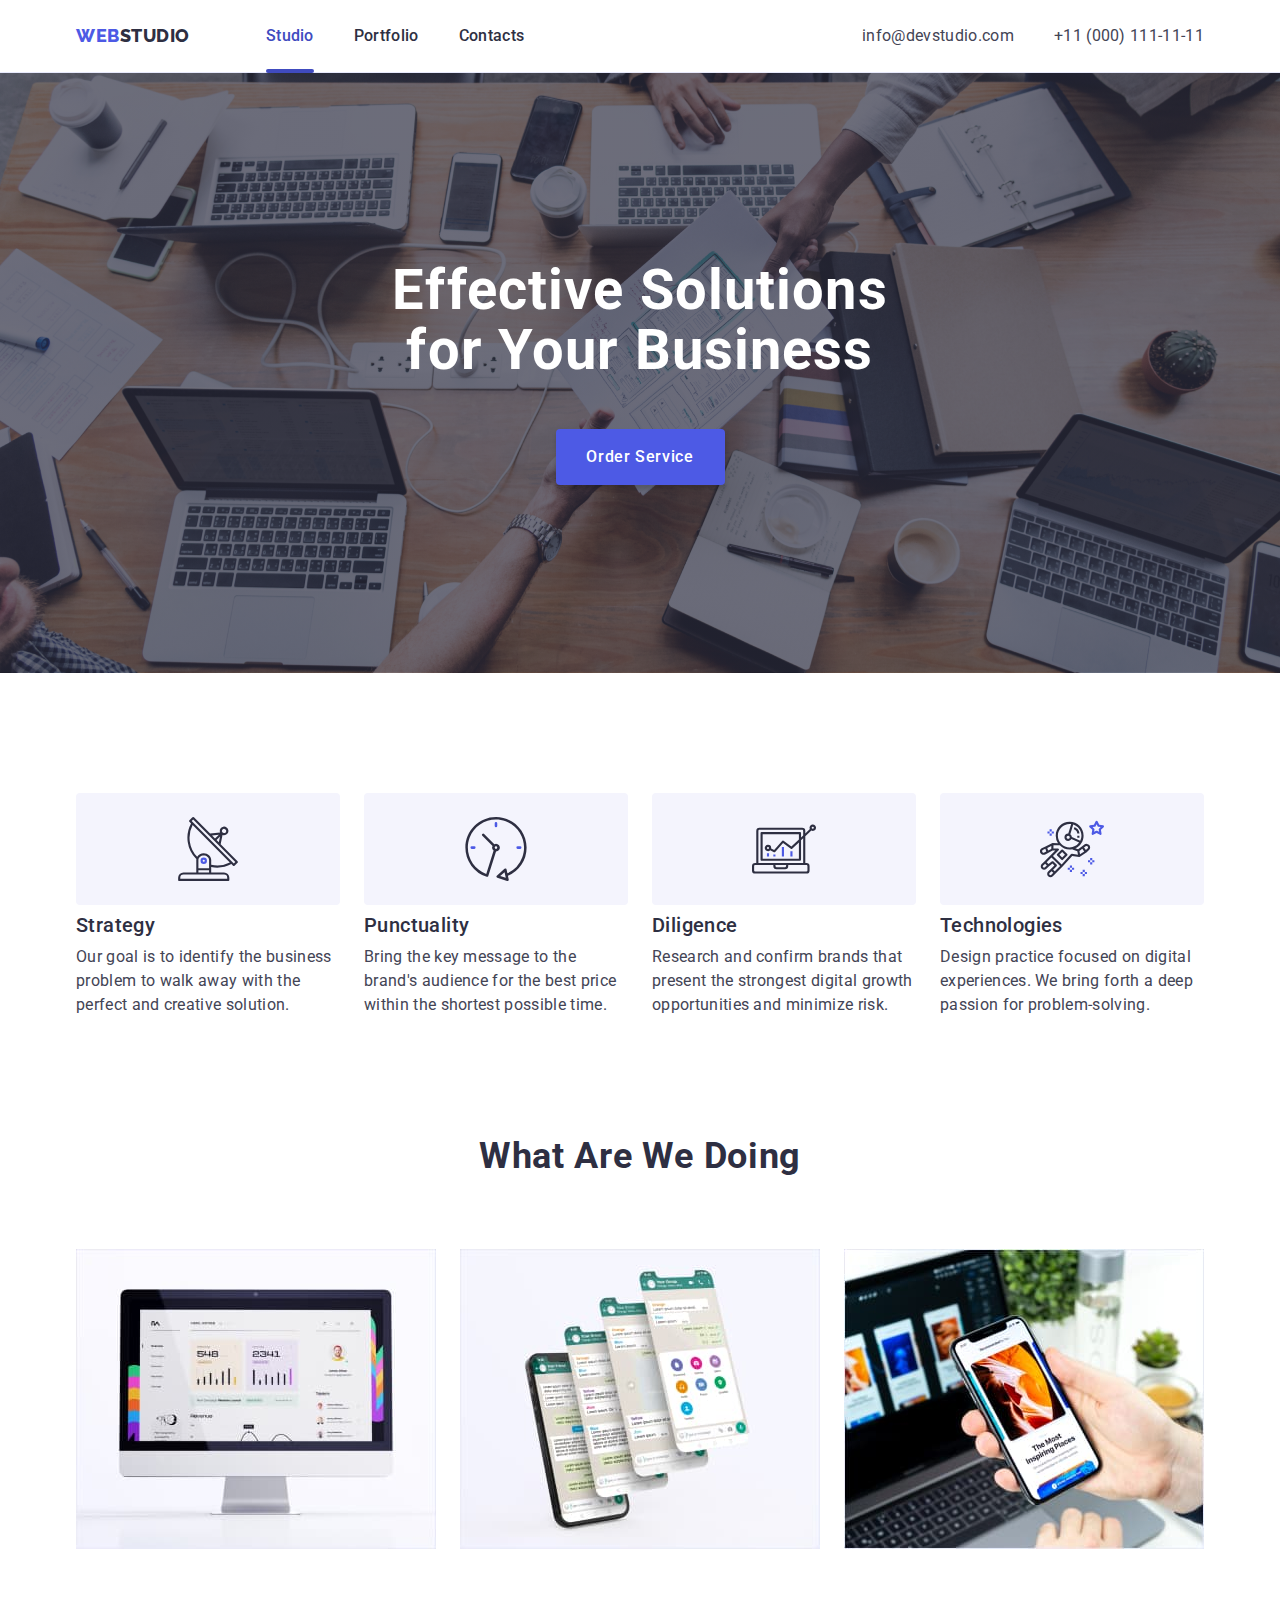
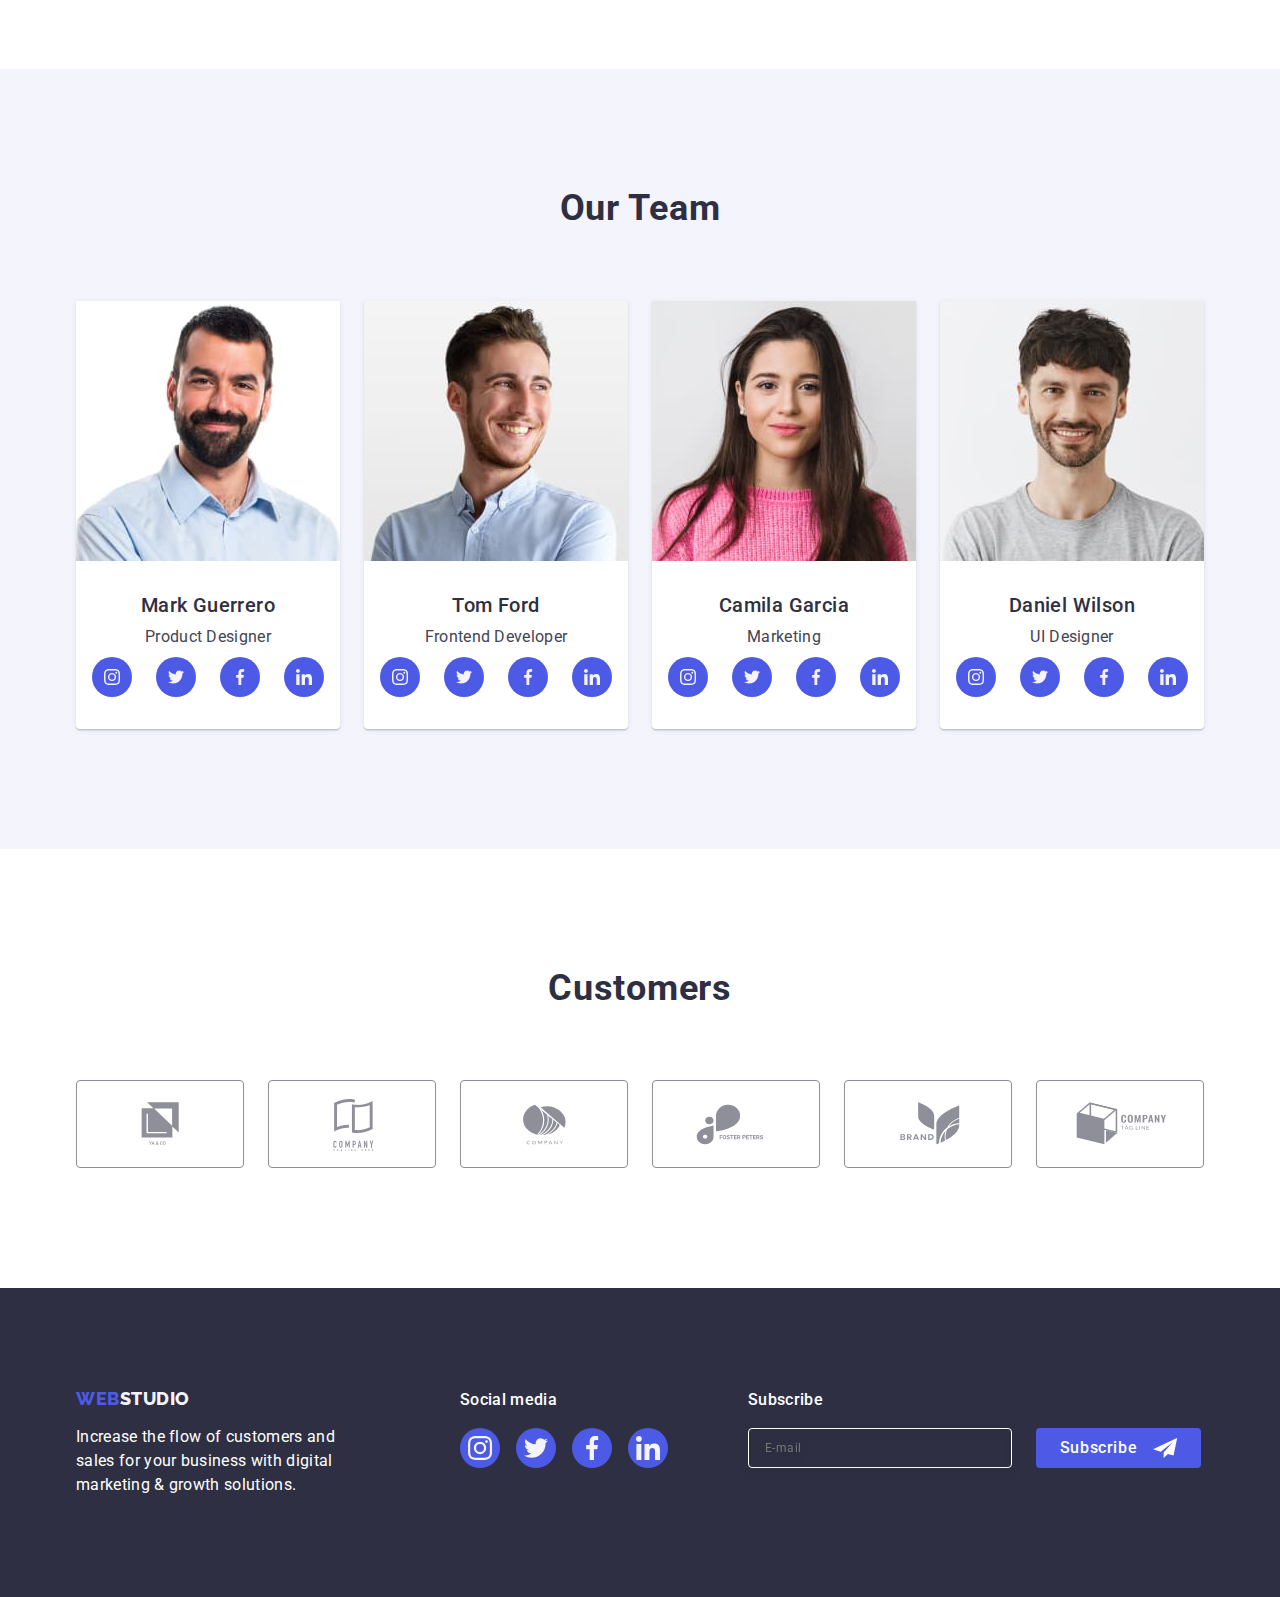
<file: index.html>
<!DOCTYPE html>
<html lang="en">

<head>
    <meta charset="UTF-8">
    <meta http-equiv="X-UA-Compatible" content="IE=edge">
    <meta name="viewport" content="width=device-width, initial-scale=1.0">
    <title>Studio</title>

    <link rel="preconnect" href="https://fonts.googleapis.com">
    <link rel="preconnect" href="https://fonts.gstatic.com" crossorigin>
    <link
        href="https://fonts.googleapis.com/css2?family=Raleway:wght@800&family=Roboto:wght@400;500;700;900&display=swap"
        rel="stylesheet">

    <link rel="stylesheet"
        href="https://cdnjs.cloudflare.com/ajax/libs/modern-normalize/1.1.0/modern-normalize.min.css">

    <link rel="stylesheet" href="./css/styles.css" />
</head>

<body>
    <!-- header -->
    <header class="page-header">
        <div class="page-header-container container">
            <nav class="header-nav">

                <a class="logo link" href="./index.html">Web<span class="logo-black">Studio</span></a>

                <ul class="nav-list list">
                    <li><a class="nav-link link active-open" href="./index.html">Studio</a></li>
                    <li><a class="nav-link link" href="./portfolio.html">Portfolio</a></li>
                    <li><a class="nav-link link" href="">Contacts</a></li>
                </ul>
            </nav>

            <address class="nav-address">
                <ul class="nav-address-list list">
                    <li><a class="contacts link" href="mailto:info@devstudio.com">info@devstudio.com</a></li>
                    <li><a class="contacts link" href="tel:+110001111111">+11 (000) 111-11-11</a></li>
                </ul>
            </address>
        </div>
    </header>

    <main>
        <!-- hero -->
        <section class="hero">
            <div class="container">
                <h1 class="hero-title">Effective Solutions for Your Business</h1>
                <button class="hero-btn" type="button" data-modal-open> Order Service</button>
            </div>
        </section>
        <!-- features -->
        <section class="section-features">
            <div class="container">
                <h2 class="features-title visually-hidden">Features</h2>
                <ul class="features-list list">
                    <li class="features-item strategy">
                        <div class="features-container">
                            <svg class="features-svg" aria-label="іконка-антена" width="64" height="64">
                                <use href="./images/icons.svg#icon-antenna"> </use>
                            </svg>
                        </div>
                        <h3 class="features-caption">Strategy</h3>
                        <p class="features-text">
                            Our goal is to identify the business
                            problem to walk away with the perfect and creative solution.
                        </p>
                    </li>
                    <li class="features-item">
                        <div class="features-container">
                            <svg class="features-svg" aria-label="іконка-часи" width="64" height="64">
                                <use href="./images/icons.svg#icon-clock"> </use>
                            </svg>
                        </div>
                        <h3 class="features-caption punctuality">Punctuality</h3>
                        <p class="features-text">
                            Bring the key message to the brand's audience for the best price within the shortest
                            possible
                            time.
                        </p>
                    </li>
                    <li class="features-item">
                        <div class="features-container">
                            <svg class="features-svg" aria-label="іконка-діаграма" width="64" height="64">
                                <use href="./images/icons.svg#icon-diagram"> </use>
                            </svg>
                        </div>
                        <h3 class="features-caption diligence">Diligence</h3>
                        <p class="features-text">
                            Research and confirm brands that present the strongest digital growth opportunities and
                            minimize
                            risk.
                        </p>
                    </li>
                    <li class="features-item">
                        <div class="features-container">
                            <svg class="features-svg" aria-label="іконка-астронавт" width="64" height="64">
                                <use href="./images/icons.svg#icon-astronaut"> </use>
                            </svg>
                        </div>
                        <h3 class="features-caption technologies">Technologies</h3>
                        <p class="features-text">
                            Design practice focused on digital experiences. We bring forth a deep passion for
                            problem-solving.
                        </p>
                    </li>
                </ul>
            </div>
        </section>
        <!-- we doing -->
        <section class="section-works">
            <div class="container">
                <h2 class="works-title">What are we doing</h2>
                <ul class="works-list list">
                    <li class="works-item">
                        <img src="./images/img1.jpg" alt="monitor" width="360" height="300" />
                    </li>
                    <li class="works-item">
                        <img src="./images/img2.jpg" alt="phone and screenshots" width="360" height="300" />
                    </li>
                    <li class="works-item">
                        <img src="./images/img3.jpg" alt="phone in hand" width="360" height="300" />
                    </li>
                </ul>
            </div>
        </section>
        <!-- our team -->
        <section class="section-team">
            <div class="container">
                <h2 class="team-title">Our Team</h2>
                <ul class="team-list list">
                    <li class="team-list-elem">
                        <img src="./images/mark.jpg" alt="Mark Guerrero" width="264" />
                        <div class="team-container">
                            <h3 class="team-caption">Mark Guerrero</h3>
                            <p class="team-text">Product Designer</p>
                            <ul class="social-list list">
                                <li class="social-list-item">
                                    <a href="" class="social-list-link link">
                                        <svg class="social-list-icon" aria-label="іконка інстаграма" width="16"
                                            height="16">
                                            <use href="./images/icons.svg#icon-instagramm"></use>
                                        </svg>
                                    </a>
                                </li>
                                <li class="social-list-item">
                                    <a href="" class="social-list-link link">
                                        <svg class="social-list-icon" aria-label="іконка твітера" width="16"
                                            height="16">
                                            <use href="./images/icons.svg#icon-twitter"></use>
                                        </svg>
                                    </a>
                                </li>
                                <li class="social-list-item">
                                    <a href="" class="social-list-link link">
                                        <svg class="social-list-icon" aria-label="іконка фейсбука" width="16"
                                            height="16">
                                            <use href="./images/icons.svg#icon-facebook"></use>
                                        </svg>
                                    </a>
                                </li>
                                <li class="social-list-item">
                                    <a href="" class="social-list-link link">
                                        <svg class="social-list-icon" aria-label="іконка лінкедіна" width="16"
                                            height="16">
                                            <use href="./images/icons.svg#icon-linkedin"></use>
                                        </svg>
                                    </a>
                                </li>
                            </ul>
                        </div>
                    </li>
                    <li class="team-list-elem">
                        <img src="./images/tom.jpg" alt="Tom Ford" width="264" />
                        <div class="team-container">
                            <h3 class="team-caption">Tom Ford</h3>
                            <p class="team-text">Frontend Developer</p>
                            <ul class="social-list list">
                                <li class="social-list-item">
                                    <a href="" class="social-list-link link">
                                        <svg class="social-list-icon" aria-label="іконка інстаграма" width="16"
                                            height="16">
                                            <use href="./images/icons.svg#icon-instagramm"></use>
                                        </svg>
                                    </a>
                                </li>
                                <li class="social-list-item">
                                    <a href="" class="social-list-link link">
                                        <svg class="social-list-icon" aria-label="іконка твітера" width="16"
                                            height="16">
                                            <use href="./images/icons.svg#icon-twitter"></use>
                                        </svg>
                                    </a>
                                </li>
                                <li class="social-list-item">
                                    <a href="" class="social-list-link link">
                                        <svg class="social-list-icon" aria-label="іконка фейсбука" width="16"
                                            height="16">
                                            <use href="./images/icons.svg#icon-facebook"></use>
                                        </svg>
                                    </a>
                                </li>
                                <li class="social-list-item">
                                    <a href="" class="social-list-link link">
                                        <svg class="social-list-icon" aria-label="іконка лінкедіна" width="16"
                                            height="16">
                                            <use href="./images/icons.svg#icon-linkedin"></use>
                                        </svg>
                                    </a>
                                </li>
                            </ul>
                        </div>
                    </li>
                    <li class="team-list-elem">
                        <img src="./images/camila.jpg" alt="Camila Garcia" width="264" />
                        <div class="team-container">
                            <h3 class="team-caption">Camila Garcia</h3>
                            <p class="team-text">Marketing</p>
                            <ul class="social-list list">
                                <li class="social-list-item">
                                    <a href="" class="social-list-link link">
                                        <svg class="social-list-icon" aria-label="іконка інстаграма" width="16"
                                            height="16">
                                            <use href="./images/icons.svg#icon-instagramm"></use>
                                        </svg>
                                    </a>
                                </li>
                                <li class="social-list-item">
                                    <a href="" class="social-list-link link">
                                        <svg class="social-list-icon" aria-label="іконка твітера" width="16"
                                            height="16">
                                            <use href="./images/icons.svg#icon-twitter"></use>
                                        </svg>
                                    </a>
                                </li>
                                <li class="social-list-item">
                                    <a href="" class="social-list-link link">
                                        <svg class="social-list-icon" aria-label="іконка фейсбука" width="16"
                                            height="16">
                                            <use href="./images/icons.svg#icon-facebook"></use>
                                        </svg>
                                    </a>
                                </li>
                                <li class="social-list-item">
                                    <a href="" class="social-list-link link">
                                        <svg class="social-list-icon" aria-label="іконка лінкедіна" width="16"
                                            height="16">
                                            <use href="./images/icons.svg#icon-linkedin"></use>
                                        </svg>
                                    </a>
                                </li>
                            </ul>
                        </div>
                    </li>
                    <li class="team-list-elem">
                        <img src="./images/daniel.jpg" alt="Daniel Wilson" width="264" />
                        <div class="team-container">
                            <h3 class="team-caption">Daniel Wilson</h3>
                            <p class="team-text">UI Designer</p>
                            <ul class="social-list list">
                                <li class="social-list-item">
                                    <a href="" class="social-list-link link">
                                        <svg class="social-list-icon" aria-label="іконка інстаграма" width="16"
                                            height="16">
                                            <use href="./images/icons.svg#icon-instagramm"></use>
                                        </svg>
                                    </a>
                                </li>
                                <li class="social-list-item">
                                    <a href="" class="social-list-link link">
                                        <svg class="social-list-icon" aria-label="іконка твітера" width="16"
                                            height="16">
                                            <use href="./images/icons.svg#icon-twitter"></use>
                                        </svg>
                                    </a>
                                </li>
                                <li class="social-list-item">
                                    <a href="" class="social-list-link link">
                                        <svg class="social-list-icon" aria-label="іконка фейсбука" width="16"
                                            height="16">
                                            <use href="./images/icons.svg#icon-facebook"></use>
                                        </svg>
                                    </a>
                                </li>
                                <li class="social-list-item">
                                    <a href="" class="social-list-link link">
                                        <svg class="social-list-icon" aria-label="іконка лінкедіна" width="16"
                                            height="16">
                                            <use href="./images/icons.svg#icon-linkedin"></use>
                                        </svg>
                                    </a>
                                </li>
                            </ul>
                        </div>
                    </li>
                </ul>
            </div>
        </section>

        <!-- customers -->
        <section class="section-customers">
            <div class="container">
                <h2 class="customers-title">Customers</h2>
                <ul class="customers-list list">
                    <li class="customers-list-item">
                        <a href="" class="customers-list-link link">
                            <svg class="customers-list-icon" aria-label="іконка 1" width="104" height="56">
                                <use href="./images/icons.svg#icon-logo1"></use>
                            </svg>
                        </a>
                    </li>
                    <li class="customers-list-item">
                        <a href="" class="customers-list-link link">
                            <svg class="customers-list-icon" aria-label="іконка 2" width="104" height="56">
                                <use href="./images/icons.svg#icon-logo2"></use>
                            </svg>
                        </a>
                    </li>
                    <li class="customers-list-item">
                        <a href="" class="customers-list-link link">
                            <svg class="customers-list-icon" aria-label="іконка 3" width="104" height="56">
                                <use href="./images/icons.svg#icon-logo3"></use>
                            </svg>
                        </a>
                    </li>
                    <li class="customers-list-item">
                        <a href="" class="customers-list-link link">
                            <svg class="customers-list-icon" aria-label="іконка 4" width="104" height="56">
                                <use href="./images/icons.svg#icon-logo4"></use>
                            </svg>
                        </a>
                    </li>
                    <li class="customers-list-item">
                        <a href="" class="customers-list-link link">
                            <svg class="customers-list-icon" aria-label="іконка 5" width="104" height="56">
                                <use href="./images/icons.svg#icon-logo5"></use>
                            </svg>
                        </a>
                    </li>
                    <li class="customers-list-item">
                        <a href="" class="customers-list-link link">
                            <svg class="customers-list-icon" aria-label="іконка 6" width="104" height="56">
                                <use href="./images/icons.svg#icon-logo6"></use>
                            </svg>
                        </a>
                    </li>

                </ul>
            </div>
        </section>
    </main>


    <!-- footer -->
    <footer class="section-adress">
        <div class="container container-content">

            <div class="content">
                <a class="logo link" href="./index.html">Web<span class="logo-white">Studio</span></a>
                <p class="footer-text">
                    Increase the flow of customers and sales for your business with digital marketing & growth
                    solutions.
                </p>
            </div>

            <div class="content social">
                <p class="footer-media">Social media</p>
                <ul class="social-list list ">
                    <li class="social-list-item">
                        <a href="" class="social-list-link link">
                            <svg class="social-list-icon" aria-label="іконка інстаграма" width="24" height="24">
                                <use href="./images/icons.svg#icon-instagramm"></use>
                            </svg>
                        </a>
                    </li>
                    <li class="social-list-item">
                        <a href="" class="social-list-link link">
                            <svg class="social-list-icon" aria-label="іконка твітера" width="24" height="24">
                                <use href="./images/icons.svg#icon-twitter"></use>
                            </svg>
                        </a>
                    </li>
                    <li class="social-list-item">
                        <a href="" class="social-list-link link">
                            <svg class="social-list-icon" aria-label="іконка фейсбука" width="24" height="24">
                                <use href="./images/icons.svg#icon-facebook"></use>
                            </svg>
                        </a>
                    </li>
                    <li class="social-list-item">
                        <a href="" class="social-list-link link">
                            <svg class="social-list-icon" aria-label="іконка лінкедіна" width="24" height="24">
                                <use href="./images/icons.svg#icon-linkedin"></use>
                            </svg>
                        </a>
                    </li>
                </ul>
            </div>

            <div class="content">
                <p class="subscribe">Subscribe</p>
                <form class="subscribe-form">
                    <label class="subscribe-form-email-wrapper">
                        <input name="user-email" type="email" placeholder="E-mail" class="subscribe-form-email" />
                    </label>

                    <button class="subscribe btn" type="submit">Subscribe
                        <svg class="subscribe-svg" aria-label="іконка телеграма" width="24" height="24">
                            <use href="./images/icons.svg#icon-send"></use>
                        </svg>
                    </button>
                </form>
            </div>
        </div>
    </footer>


    <div class="backdrop is-hidden" data-modal>
        <div class="modal">
            <button type="button" class="mogal-close-btn" data-modal-close>
                <svg class="modal-close-icon" width="8" height="8">
                    <use href="./images/icons.svg#icon-close-black"> </use>
                </svg>
            </button>

            <p class="modal-text">Leave your contacts and we will call you back</p>
            <form class="contact-form">
                <div class="contact-form-conteiner">
                    <label class="contact-form-field-wrapper" for="user-name">Name</label>
                    <div class="contact-form-conteiner-input">
                        <input class="contact-form-input" id="user-name" type="text" name="user-name" required
                            pattern="[a-zA-Zа-яА-ЯіІїЇґҐєЄʼ]+" />
                        <svg class="contact-form-input-icon" width="18" height="24">
                            <use href="./images/icons.svg#icon-person-black"> </use>
                        </svg>
                    </div>
                </div>

                <div class="contact-form-conteiner">
                    <label class="contact-form-field-wrapper" for="user-phone">Phone</label>
                    <div class="contact-form-conteiner-input">
                        <input class="contact-form-input" id="user-phone" type="tel" name="user_tel" required
                            pattern="[0-9]{3}-[0-9]{3}-[0-9]{2}-[0-9]{2}" title="xxx-xxx-xx-xx" />
                        <svg class="contact-form-input-icon" width="18" height="24">
                            <use href="./images/icons.svg#icon-phone-black"> </use>
                        </svg>
                    </div>
                </div>

                <div class="contact-form-conteiner">
                    <label class="contact-form-field-wrapper" for="user-email">Email</label>
                    <div class="contact-form-conteiner-input">
                        <input class="contact-form-input" id="user-email" type="email" name="user_mailto" required />
                        <svg class="contact-form-input-icon" width="18" height="24">
                            <use href="./images/icons.svg#icon-vector"> </use>
                        </svg>
                    </div>
                </div>

                <div class="comment-conteiner">
                    <label class="contact-form-field-wrapper" for="user-comment">Comment</label>
                    <textarea name="user-comment" id="user-comment" class="contact-form-massege"
                        placeholder="Text input"></textarea>
                </div>

                <div class="checkbox-conteiner">
                    <input type="checkbox" class="contact-form-checkbox visually-hidden" name="user-privacy"
                        id="user-privacy" value="true" required />

                    <label class="contact-form-checkbox-wrapper" for="user-privacy">
                        <span class="checkbox-privacy-policy">
                            <svg class="checkbox-svg" width="10" height="8">
                                <use href="./images/icons.svg#icon-vectorr"></use>
                            </svg>
                        </span>I accept the terms and conditions of the
                        <a class="checkbox-policy">Privacy Policy</a></label>
                </div>

                <button type="submit" class="contact-form-submit">Send</button>
            </form>
        </div>
    </div>
    
    <script src="./js/modal.js"></script>
</body>

</html>
</file>
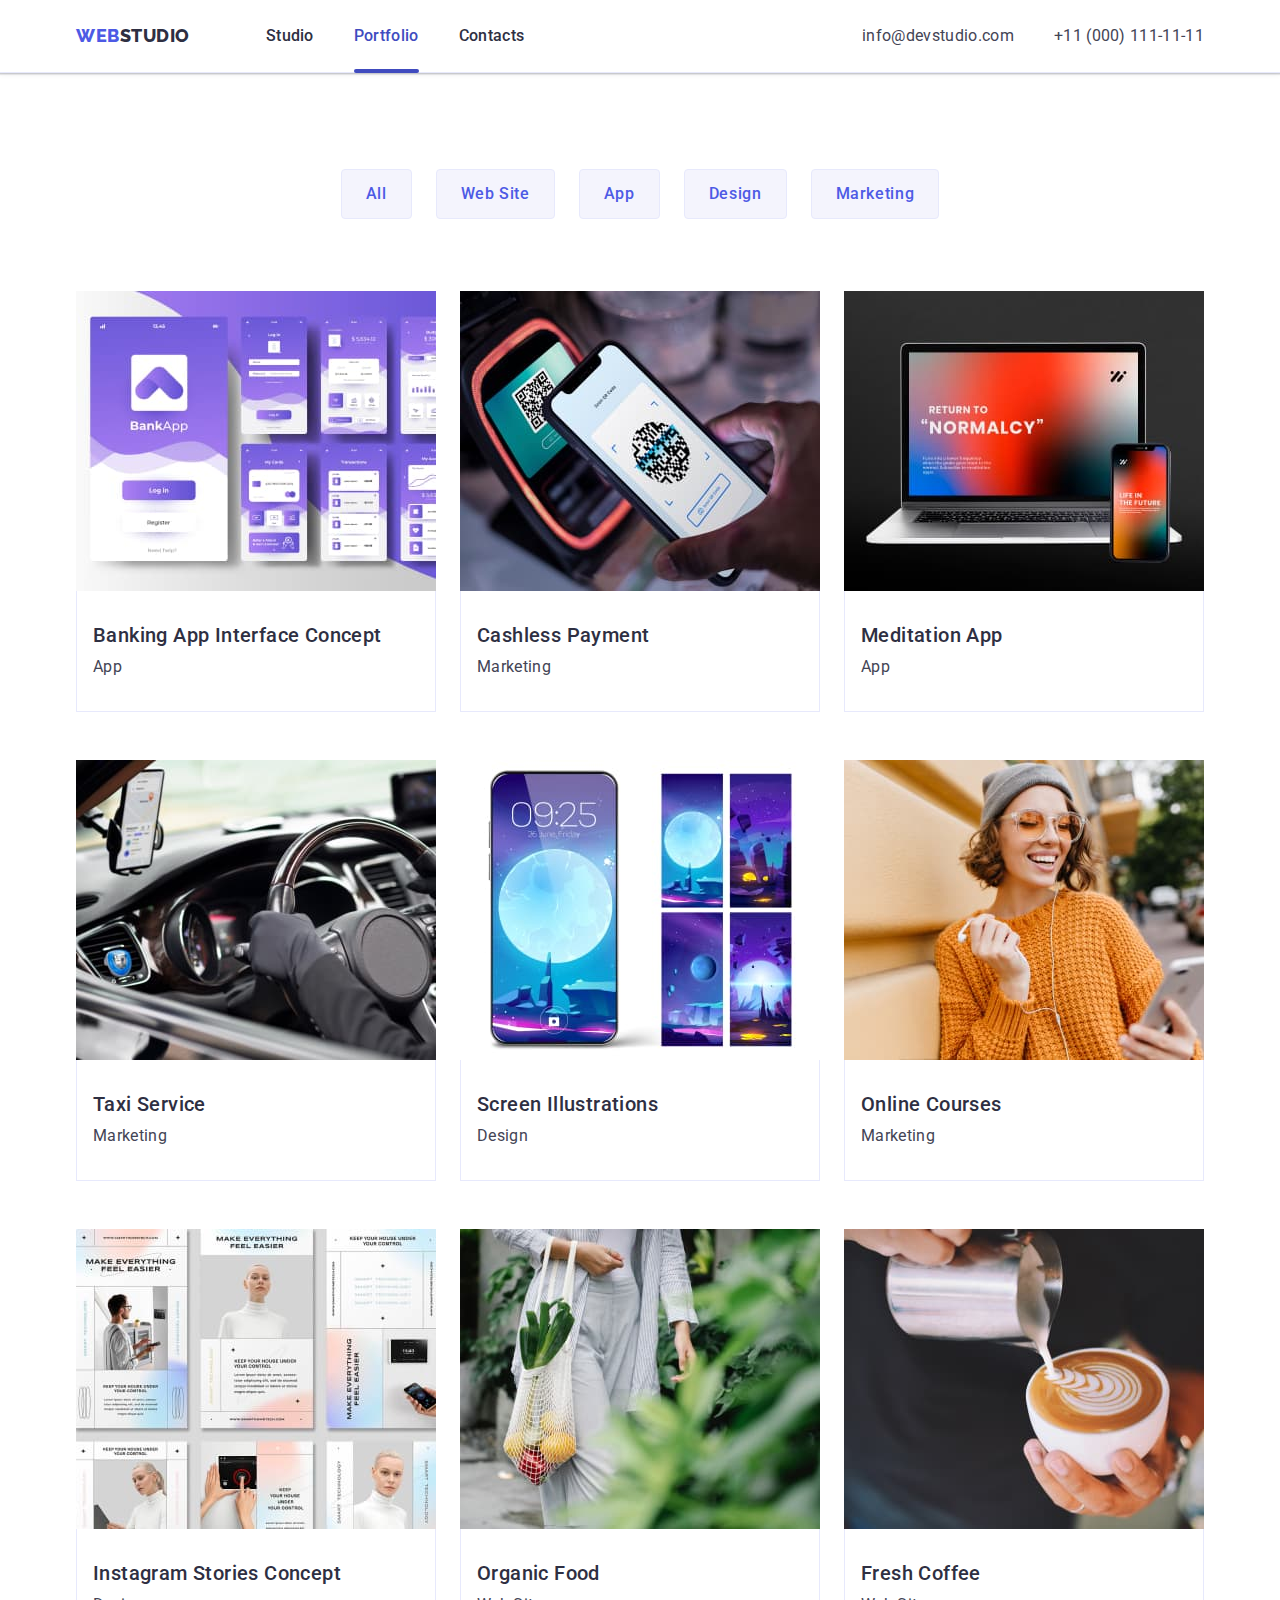
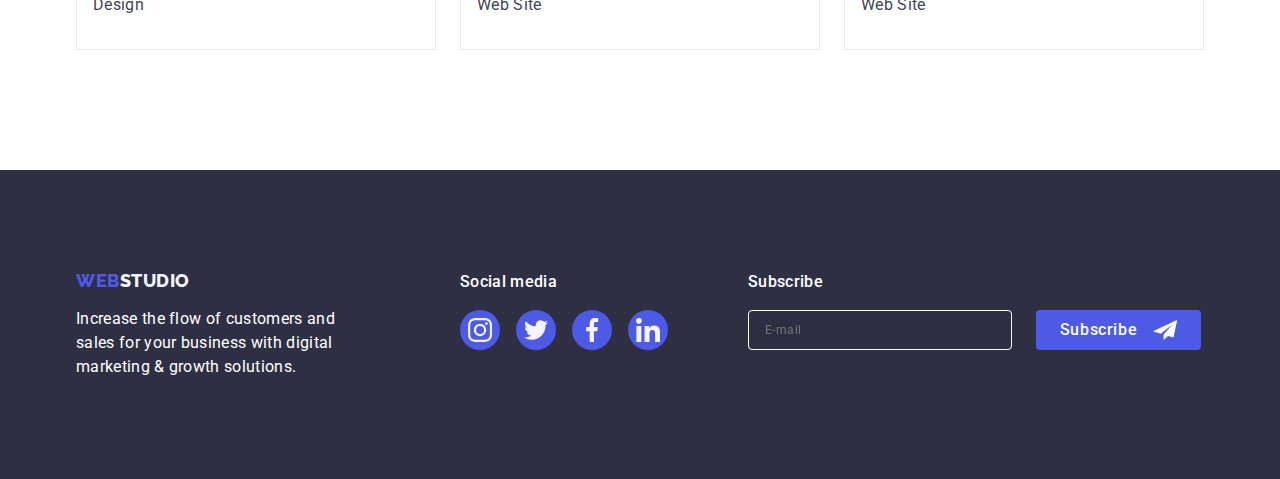
<file: portfolio.html>
<!DOCTYPE html>
<html lang="en">

<head>
    <meta charset="UTF-8">
    <meta http-equiv="X-UA-Compatible" content="IE=edge">
    <meta name="viewport" content="width=device-width, initial-scale=1.0">
    <title>Portfolio</title>

    <link rel="preconnect" href="https://fonts.googleapis.com">
    <link rel="preconnect" href="https://fonts.gstatic.com" crossorigin>
    <link
        href="https://fonts.googleapis.com/css2?family=Raleway:wght@800&family=Roboto:wght@400;500;700;900&display=swap"
        rel="stylesheet">

    <link rel="stylesheet"
        href="https://cdnjs.cloudflare.com/ajax/libs/modern-normalize/1.1.0/modern-normalize.min.css">

    <link rel="stylesheet" href="./css/styles.css" />
</head>

<body>
    <!-- header -->
    <header class="page-header">
        <div class="page-header-container container">
            <nav class="header-nav">

                <a class="logo link" href="./index.html">Web<span class="logo-black">Studio</span></a>

                <ul class="nav-list list">
                    <li><a class="nav-link link" href="./index.html">Studio</a></li>
                    <li><a class="nav-link link active-open" href="./portfolio.html">Portfolio</a></li>
                    <li><a class="nav-link link" href="">Contacts</a></li>
                </ul>
            </nav>

            <address class="nav-address">
                <ul class="nav-address-list list">
                    <li><a class="contacts link" href="mailto:info@devstudio.com">info@devstudio.com</a></li>
                    <li><a class="contacts link" href="tel:+110001111111">+11 (000) 111-11-11</a></li>
                </ul>
            </address>
        </div>
    </header>

    <main>
        <!-- web page filter -->
        <section class="gallery-section">
            <div class="container">
                <h1 class="gallery-title visually-hidden">Portfolio</h1>
                <ul class="btn-list list">
                    <li><button class="btn-nav" type="button">All</button></li>
                    <li><button class="btn-nav" type="button">Web Site</button></li>
                    <li><button class="btn-nav" type="button">App</button></li>
                    <li><button class="btn-nav" type="button">Design</button></li>
                    <li><button class="btn-nav" type="button">Marketing</button></li>
                </ul>
                <!-- gallery -->
                <ul class="gallery-list list">
                    <li class="gallery-item">
                        <a class="gallery-link link" href="">
                            <div class="gallery-list-img-wrapper">
                                <img src="./images/banking.jpeg" alt="Banking App Interface Concept" width="360" />
                                <p class="overlay">14 Stylish and User-Friendly App Design Concepts · Task Manager App ·
                                    Calorie Tracker App · Exotic Fruit Ecommerce App · Cloud Storage App
                                </p>
                            </div>

                            <div class="gallery-container">
                                <h2 class="gallery-title">Banking App Interface Concept</h2>
                                <p class="gallery-text">App</p>
                            </div>
                        </a>
                    </li>

                    <li class="gallery-item">
                        <a class="gallery-link link" href="">
                            <div class="gallery-list-img-wrapper">
                                <img src="./images/cashless.jpeg" alt="Cashless Payment" width="360" />
                                <p class="overlay">14 Stylish and User-Friendly App Design Concepts · Task Manager App ·
                                    Calorie Tracker App · Exotic Fruit Ecommerce App · Cloud Storage App
                                </p>
                            </div>
                            <div class="gallery-container">
                                <h2 class="gallery-title">Cashless Payment</h2>
                                <p class="gallery-text">Marketing</p>
                            </div>
                        </a>
                    </li>

                    <li class="gallery-item">
                        <a class="gallery-link link" href="">
                            <div class="gallery-list-img-wrapper">
                                <img src="./images/medition.jpeg" alt="Meditation App" width="360" />
                                <p class="overlay">14 Stylish and User-Friendly App Design Concepts · Task Manager App ·
                                    Calorie Tracker App · Exotic Fruit Ecommerce App · Cloud Storage App
                                </p>
                            </div>
                            <div class="gallery-container">
                                <h2 class="gallery-title">Meditation App</h2>
                                <p class="gallery-text">App</p>
                            </div>
                        </a>
                    </li>

                    <li class="gallery-item">
                        <a class="gallery-link link" href="">
                            <div class="gallery-list-img-wrapper">
                                <img src="./images/taxi.jpeg" alt="Taxi Service" width="360" />
                                <p class="overlay">14 Stylish and User-Friendly App Design Concepts · Task Manager App ·
                                    Calorie Tracker App · Exotic Fruit Ecommerce App · Cloud Storage App
                                </p>
                            </div>
                            <div class="gallery-container">
                                <h2 class="gallery-title">Taxi Service</h2>
                                <p class="gallery-text">Marketing</p>
                            </div>
                        </a>
                    </li>

                    <li class="gallery-item">
                        <a class="gallery-link link" href="">
                            <div class="gallery-list-img-wrapper">
                                <img src="./images/screen.jpeg" alt="Screen Illustrations" width="360" />
                                <p class="overlay">14 Stylish and User-Friendly App Design Concepts · Task Manager App ·
                                    Calorie Tracker App · Exotic Fruit Ecommerce App · Cloud Storage App
                                </p>
                            </div>
                            <div class="gallery-container">
                                <h2 class="gallery-title">Screen Illustrations</h2>
                                <p class="gallery-text">Design</p>
                            </div>
                        </a>
                    </li>

                    <li class="gallery-item">
                        <a class="gallery-link link" href="">
                            <div class="gallery-list-img-wrapper">
                                <img src="./images/online.jpeg" alt="Online Courses" width="360" />
                                <p class="overlay">14 Stylish and User-Friendly App Design Concepts · Task Manager App ·
                                    Calorie Tracker App · Exotic Fruit Ecommerce App · Cloud Storage App
                                </p>
                            </div>
                            <div class="gallery-container">
                                <h2 class="gallery-title">Online Courses</h2>
                                <p class="gallery-text">Marketing</p>
                            </div>
                        </a>
                    </li>

                    <li class="gallery-item">
                        <a class="gallery-link link" href="">
                            <div class="gallery-list-img-wrapper">
                                <img src="./images/instagram.jpeg" alt="Instagram Stories Concept" width="360" />
                                <p class="overlay">14 Stylish and User-Friendly App Design Concepts · Task Manager App ·
                                    Calorie Tracker App · Exotic Fruit Ecommerce App · Cloud Storage App
                                </p>
                            </div>
                            <div class="gallery-container">
                                <h2 class="gallery-title">Instagram Stories Concept</h2>
                                <p class="gallery-text">Design</p>
                            </div>
                        </a>
                    </li>

                    <li class="gallery-item">
                        <a class="gallery-link link" href="">
                            <div class="gallery-list-img-wrapper">
                                <img src="./images/organic.jpeg" alt="Organic Food" width="360" />
                                <p class="overlay">14 Stylish and User-Friendly App Design Concepts · Task Manager App ·
                                    Calorie Tracker App · Exotic Fruit Ecommerce App · Cloud Storage App
                                </p>
                            </div>
                            <div class="gallery-container">
                                <h2 class="gallery-title">Organic Food</h2>
                                <p class="gallery-text">Web Site</p>
                            </div>
                        </a>
                    </li>

                    <li class="gallery-item">
                        <a class="gallery-link link" href="">
                            <div class="gallery-list-img-wrapper">
                                <img src="./images/fresh.jpeg" alt="Fresh Coffee" width="360" />
                                <p class="overlay">14 Stylish and User-Friendly App Design Concepts · Task Manager App ·
                                    Calorie Tracker App · Exotic Fruit Ecommerce App · Cloud Storage App
                            </div>
                            <div class="gallery-container">
                                <h2 class="gallery-title">Fresh Coffee</h2>
                                <p class="gallery-text">Web Site</p>
                            </div>
                        </a>
                    </li>
                </ul>
            </div>
        </section>
    </main>


    <!-- footer -->
    <footer class="section-adress">
        <div class="container container-content">

            <div class="content">
                <a class="logo link" href="./index.html">Web<span class="logo-white">Studio</span></a>
                <p class="footer-text">
                    Increase the flow of customers and sales for your business with digital marketing & growth
                    solutions.
                </p>
            </div>

            <div class="content social">
                <p class="footer-media">Social media</p>
                <ul class="social-list list ">
                    <li class="social-list-item">
                        <a href="" class="social-list-link link">
                            <svg class="social-list-icon" aria-label="іконка інстаграма" width="24" height="24">
                                <use href="./images/icons.svg#icon-instagramm"></use>
                            </svg>
                        </a>
                    </li>
                    <li class="social-list-item">
                        <a href="" class="social-list-link link">
                            <svg class="social-list-icon" aria-label="іконка твітера" width="24" height="24">
                                <use href="./images/icons.svg#icon-twitter"></use>
                            </svg>
                        </a>
                    </li>
                    <li class="social-list-item">
                        <a href="" class="social-list-link link">
                            <svg class="social-list-icon" aria-label="іконка фейсбука" width="24" height="24">
                                <use href="./images/icons.svg#icon-facebook"></use>
                            </svg>
                        </a>
                    </li>
                    <li class="social-list-item">
                        <a href="" class="social-list-link link">
                            <svg class="social-list-icon" aria-label="іконка лінкедіна" width="24" height="24">
                                <use href="./images/icons.svg#icon-linkedin"></use>
                            </svg>
                        </a>
                    </li>
                </ul>
            </div>

            <div class="content">
                <p class="subscribe">Subscribe</p>
                <form class="subscribe-form">
                    <label class="subscribe-form-email-wrapper">
                        <input name="user-email" type="email" placeholder="E-mail" class="subscribe-form-email" />
                    </label>

                    <button class="subscribe btn" type="submit">Subscribe
                        <svg class="subscribe-svg" aria-label="іконка телеграма" width="24" height="24">
                            <use href="./images/icons.svg#icon-send"></use>
                        </svg>
                    </button>
                </form>
            </div>
        </div>
    </footer>

</body>

</html>
</file>
<file: css/styles.css>
:root {
    --main-font-family: 'Roboto', sans-serif;
    --secondary-font-family: 'Raleway', sans-serif;
    --primary-text-color-dark: #434455;
    --primary-text-color-light: #FFFFFF;
    --secondary-text-color-dark: #2E2F42;
    --secondary-text-color-light: #F4F4FD;
    --accent-color: #4D5AE5;
    --accent-color-two: #404BBF;
    --accent-color-three: #F4F4FD;
    --border: #e7e9fc;
    --customers-color-one: #8E8F99;
    --customers-color-two: #404bbf;
}

.link {
    text-decoration: none;
}

.list {
    list-style: none;
}

button {
    cursor: pointer;
}

h1,
h2,
h3,
h4,
h5,
h6,
p {
    margin-top: 0;
    margin-bottom: 0;
}

ul {
    margin-top: 0;
    margin-bottom: 0;
    padding-left: 0;
}

img {
    display: block;
    max-width: 100%;
    height: auto;
}

body {
    font-family: var(--main-font-family);
    background-color: var(--primary-text-color-light);
    color: var(--primary-text-color-dark);
}

.container {
    width: 1158px;
    margin-left: auto;
    margin-right: auto;
    padding-left: 15px;
    padding-right: 15px;
}

.visually-hidden {
    position: absolute;
    width: 1px;
    height: 1px;
    margin: -1px;
    border: 0;
    padding: 0;

    white-space: nowrap;
    clip-path: inset(100%);
    clip: rect(0 0 0 0);
    overflow: hidden;
}

/* ============ header ============= */

.page-header {
    display: flex;
    border-bottom: 1px solid #E7E9FC;
    box-shadow: 0px 2px 1px rgba(46, 47, 66, 0.08), 0px 1px 1px rgba(46, 47, 66, 0.16), 0px 1px 6px rgba(46, 47, 66, 0.08);
}

.page-header-container {
    display: flex;
    justify-content: space-between;
    align-items: center;
}

.header-nav {
    display: flex;
    align-items: center;
}

.logo {
    font-family: var(--secondary-font-family);
    font-weight: 800;
    font-size: 18px;
    line-height: 1.17;
    letter-spacing: 0.03em;
    text-transform: uppercase;
    color: var(--accent-color);
}

.header-nav .logo {
    margin-right: 76px;
}

.logo-black {
    color: var(--secondary-text-color-dark);
}

.nav-list,
.nav-address-list {
    display: flex;
    align-items: center;
    gap: 40px;
}

.nav-link {
    font-weight: 500;
    font-size: 16px;
    line-height: 1.5;
    letter-spacing: 0.02em;

    display: block;
    padding: 24px 0;

    position: relative;
    color: var(--secondary-text-color-dark);
    transition: color 250ms cubic-bezier(0.4, 0, 0.2, 1);
}

.nav-link:hover,
.nav-link:focus {
    color: #404bbf;
}


.nav-link::after {
    content: '';
    position: absolute;
    left: 0;
    bottom: -1px;

    display: block;
    width: 100%;
    height: 4px;
    background-color: #404BBF;
    border-radius: 2px;
    opacity: 0;
    transition: opacity 250ms cubic-bezier(0.4, 0, 0.2, 1);
}

.nav-link:hover::after {
    opacity: 1;
}


.active-open {
    color: #404bbf;
}

.active-open::after {
    opacity: 1;
}

.nav-address {
    font-style: normal;
}

.nav-address-list {
    font-style: normal;
}

.contacts {
    font-weight: 400;
    font-size: 16px;
    line-height: 1.5;
    letter-spacing: 0.02em;
    color: var(--primary-text-color-dark);
    display: block;
    padding: 24px 0;

    transition: color 250ms cubic-bezier(0.4, 0, 0.2, 1);
}

.contacts:hover,
.contacts:focus {
    color: var(--accent-color-two);
}


/* ============ footer ============ */

.section-adress {
    background-color: var(--secondary-text-color-dark);
    padding-top: 100px;
    padding-bottom: 100px;
}

.logo-white {
    color: var(--secondary-text-color-light);
}

.footer-text {
    color: var(--primary-text-color-light);
    width: 264px;
    font-weight: 400;
    font-size: 16px;
    line-height: 24px;
    letter-spacing: 0.02em;
}

.section-adress .container .logo {
    display: inline-block;
    margin-bottom: 16px;
}

/* 
.content:first-child {
    margin-right: 120px;
} */

.container-content {
    display: flex;
    align-items: baseline;
}

.content {
    margin-right: 120px;
    /* gap: 120px; */
}


.footer-media {
    font-weight: 500;
    font-size: 16px;
    line-height: 1.5;
    letter-spacing: 0.02em;
    color: var(--primary-text-color-light);
    margin-bottom: 16px;
}

.content.social {
    margin-right: 80px;
}

.content .social-list {
    display: flex;
    gap: 16px;
}

.content .social-list-link:hover,
.content .social-list-link:focus {
    background-color: #31D0AA;
}

.subscribe {
    /* font-family: 'Roboto'; */
    font-weight: 500;
    font-size: 16px;
    line-height: 1.5;
    letter-spacing: 0.02em;
    color: #FFFFFF;
    margin-bottom: 16px;

   
}




.subscribe-form {
    display: flex;
    justify-content: space-between;
    /* align-items: center; */
}

.subscribe-form-email-wrapper {
    margin-right: 24px;
}

.subscribe-form-email-wrapper::placeholder {
    color: #FFFFFF;
}

.subscribe-form-email {
    width: 264px;
    height: 40px;
    border: 1px solid #FFFFFF;
    filter: drop-shadow(0px 4px 4px rgba(0, 0, 0, 0.15));
    border-radius: 4px;
    background-color: transparent;

    font-size: 12px;
    line-height: 1.5;
    letter-spacing: 0.04em;
    color: #FFFFFF;
    padding-left: 16px;
}


.subscribe.btn {
    min-width: 165px;
    height: 40px;
    letter-spacing: 0.04em;
    display: flex;
    justify-content: center;
    align-items: center;
    /* padding: 8px 24px;
gap: 16px; */
    background-color: #4D5AE5;
    border-radius: 4px;
    cursor: pointer;
    border: none;
 transition: background-color 250ms cubic-bezier(0.4, 0, 0.2, 1);

}

.subscribe.btn:hover,
.subscribe.btn:focus {
    background-color: var(--accent-color-two);
}

.subscribe-svg {
    margin-left: 16px;
}



/* ======================== index.html ========================*/

/* ============ hero ============ */
.hero {
    background-color: var(--secondary-text-color-dark);
    padding-top: 188px;
    padding-bottom: 188px;
    background-image: linear-gradient(rgba(46, 47, 66, 0.7), rgba(46, 47, 66, 0.7)), url("../images/people-office.jpeg");
    background-repeat: no-repeat;
    background-size: cover;
    background-position: center;
    max-width: 1440px;
    margin: 0 auto;

}

.hero-title {
    font-size: 56px;
    line-height: 1.07;
    text-align: center;
    letter-spacing: 0.02em;
    color: var(--primary-text-color-light);
    max-width: 496px;
    margin: 0 auto 48px;
}

.hero-btn {
    background-color: var(--accent-color);
    font-family: var(--main-font-family);
    font-weight: 500;
    font-size: 16px;
    line-height: 1.5;
    letter-spacing: 0.04em;
    color: var(--primary-text-color-light);
    cursor: pointer;
    box-shadow: 0px 4px 4px rgba(0, 0, 0, 0.15);
    border-radius: 4px;
    display: block;
    margin: 0 auto;
    min-width: 169px;
    height: 56px;
    border: none;

    transition: background-color 250ms cubic-bezier(0.4, 0, 0.2, 1);
}

.hero-btn:hover,
.hero-btn:focus {
    background-color: var(--accent-color-two);
}


/* ============ features  ============ */

.section-features {
    padding-top: 120px;
    padding-bottom: 120px;
}

.features-list {
    display: flex;
    gap: 24px;
}

.features-item {
    flex-basis: calc((100% - 3 * 24px) / 4);
}

.features-caption {
    font-weight: 500;
    font-size: 20px;
    line-height: 1.2;
    letter-spacing: 0.02em;
    color: var(--secondary-text-color-dark);
    margin-bottom: 8px;
}

.features-text {
    font-size: 16px;
    line-height: 1.5;
    letter-spacing: 0.02em;
    color: var(--primary-text-color-dark);
}

/* .features-container:before {
    content: '';
    display: flex;
}

.features-svg {
    align-items: center;
    justify-content: center;
    width: 264px;
    height: 112px;
    background: var(--secondary-text-color-light);
    border-radius: 4px;
    margin-bottom: 8px;
    padding: 24px 100px;
} */

.features-container {
    display: flex;
    align-items: center;
    justify-content: center;
    height: 112px;
    background: var(--secondary-text-color-light);
    border-radius: 4px;
    margin-bottom: 8px;
}


/* ============ we doing ============ */

.section-works {
    padding-bottom: 120px;
}

.works-title {
    font-size: 36px;
    line-height: 1.11;
    text-align: center;
    letter-spacing: 0.02em;
    text-transform: capitalize;
    color: var(--secondary-text-color-dark);
    margin-bottom: 72px;
}

.works-list {
    background-color: var(--primary-text-color-light);
    display: flex;
    gap: 24px;
}

.works-item {
    flex-basis: calc((100% - 3 * 16px) / 3);
}


/* ============ our team ============ */

.section-team {
    background-color: var(--accent-color-three);
    padding-top: 120px;
    padding-bottom: 120px;
}

.team-title {
    font-size: 36px;
    line-height: 1.11;
    text-align: center;
    letter-spacing: 0.02em;
    text-transform: capitalize;
    color: var(--secondary-text-color-dark);
    margin-bottom: 72px;
}

.team-list {
    display: flex;
    gap: 24px;
}

.team-list-elem {
    background-color: var(--primary-text-color-light);
    width: calc((100% - 3 * 24px) / 4);
    border-radius: 0px 0px 4px 4px;
    box-shadow: 0px 1px 6px rgba(46, 47, 66, 0.08), 0px 1px 1px rgba(46, 47, 66, 0.16), 0px 2px 1px rgba(46, 47, 66, 0.08);
}

.team-container {
    padding: 32px 0;
}

.team-caption {
    font-weight: 500;
    font-size: 20px;
    line-height: 1.2;
    letter-spacing: 0.02em;
    color: var(--secondary-text-color-dark);
    margin-bottom: 8px;
    text-align: center;
}

.team-text {
    font-weight: 400;
    font-size: 16px;
    line-height: 1.5;
    letter-spacing: 0.02em;
    color: var(--primary-text-color-dark);
    text-align: center;
    margin-bottom: 8px;
}

.social-list {
    display: flex;
    justify-content: center;
    gap: 24px;

}

.social-list-link {
    display: flex;
    justify-content: center;
    align-items: center;
    width: 100%;
    height: 100%;
    border-radius: 50%;
    background-color: var(--accent-color);

    transition: background-color 250ms cubic-bezier(0.4, 0, 0.2, 1);
}

.social-list-link:hover,
.social-list-link:focus {
    background-color: #404bbf;
}

.social-list-item {
    width: 40px;
    height: 40px;
}

.social-list-icon {
    fill: #f4f4fd;
}

/* ============ customers ============ */

.section-customers {
    padding-top: 120px;
    padding-bottom: 120px;
}

.customers-title {
    /* font-weight: 700; */
    font-size: 36px;
    line-height: 1.1;
    text-align: center;
    letter-spacing: 0.02em;
    /* text-transform: capitalize; */
    margin-bottom: 72px;
    color: var(--secondary-text-color-dark);
}

.customers-list {
    display: flex;
    gap: 24px;
    /* justify-content: center; */
}

.customers-list-item {
    width: calc((100% - 120px) / 6);
    height: 88px;
}

.customers-list-link {
    width: 100%;
    height: 100%;
    border: 1px solid var(--customers-color-one);
    border-radius: 4px;
    display: flex;
    align-items: center;
    justify-content: center;
    color: var(--customers-color-one);

    transition: border-color 250ms cubic-bezier(0.4, 0, 0.2, 1),
        color 250ms cubic-bezier(0.4, 0, 0.2, 1);

}

.customers-list-link:hover,
.customers-list-link:focus {
    border-color: var(--customers-color-two);
    color: var(--customers-color-two);
}

.customers-list-icon:hover,
.customers-list-icon:focus {
    border-color: var(--customers-color-two);
    color: var(--customers-color-two);
}

.customers-list-icon {
    fill: currentColor;
}

/* ======================== portfolio.html ======================== */

/* ============ web page filter ============ */

.gallery-section {
    padding: 96px 0 120px;
}

.btn-list {
    display: flex;
    gap: 24px;
    margin-bottom: 72px;
    justify-content: center;
}

.btn-nav {
    font-family: var(--main-font-family);
    font-weight: 500;
    font-size: 16px;
    line-height: 1.5;
    letter-spacing: 0.04em;
    color: var(--accent-color);
    background-color: var(--secondary-text-color-light);
    padding: 12px 24px;
    border: 1px solid var(--border);
    border-radius: 4px;

    transition: color 250ms cubic-bezier(0.4, 0, 0.2, 1),
        background-color 250ms cubic-bezier(0.4, 0, 0.2, 1),
        border-color 250ms cubic-bezier(0.4, 0, 0.2, 1),
        box-shadow 250ms cubic-bezier(0.4, 0, 0.2, 1);
}

.btn-nav:hover,
.btn-nav:focus {
    color: var(--primary-text-color-light);
    background-color: var(--accent-color-two);
    cursor: pointer;
    border: 1px solid transparent;
    box-shadow: 0px 3px 1px rgba(0, 0, 0, 0.1), 0px 2px 1px rgba(0, 0, 0, 0.08), 0px 2px 2px rgba(0, 0, 0, 0.12);
}


/* ============ gallery ============ */

.gallery-list {
    display: flex;
    flex-wrap: wrap;
    column-gap: 24px;
    row-gap: 48px;
    justify-content: center;
}

.gallery-item {
    width: calc((100% - 48px) / 3);
}

.gallery-container {
    padding: 32px 16px;
    border: 1px solid var(--border);
    border-top: none;
}

.gallery-title {
    font-weight: 500;
    font-size: 20px;
    line-height: 1.2;
    letter-spacing: 0.02em;
    color: var(--secondary-text-color-dark);
    margin-bottom: 8px;
}

.gallery-text {
    font-weight: 400;
    font-size: 16px;
    line-height: 1.5;
    letter-spacing: 0.02em;
    color: var(--primary-text-color-dark);
}

.gallery-link {
    display: block;
    transition: box-shadow 250ms cubic-bezier(0.4, 0, 0.2, 1);
}

.gallery-link:hover,
.gallery-link:focus {
    box-shadow: 0px 1px 6px rgba(46, 47, 66, 0.08), 0px 1px 1px rgba(46, 47, 66, 0.16), 0px 2px 1px rgba(46, 47, 66, 0.08);
}


.gallery-list-img-wrapper {
    position: relative;
    overflow: hidden;
}

.overlay {
    position: absolute;
    top: 0;
    left: 0;
    width: 100%;
    height: 100%;

    background-color: #4D5AE5;
    color: #F4F4FD;
    padding: 40px 32px;
    font-family: 'Roboto';
    font-weight: 400;
    font-size: 16px;
    line-height: 1.5;
    letter-spacing: 0.02em;

    overflow: auto;
    transform: translateY(100%);

    transition: transform 250ms cubic-bezier(0.4, 0, 0.2, 1);
}



.gallery-link:hover .overlay,
.gallery-link:focus .overlay {
    transform: translateY(0%);
}

/* ============ backdrop ============ */

.backdrop {
    position: fixed;
    top: 0;
    left: 0;
    width: 100%;
    height: 100%;
    background-color: rgba(46, 47, 66, 0.4);
    transition: opacity 250ms cubic-bezier(0.4, 0, 0.2, 1),
        visibility 250ms cubic-bezier(0.4, 0, 0.2, 1);
}

.modal {
    position: absolute;
    top: 50%;
    left: 50%;
    transform: translate(-50%, -50%);
    width: 408px;
    min-height: 576px;
    background-color: #FCFCFC;
    box-shadow: 0px 1px 1px rgba(0, 0, 0, 0.14), 0px 1px 3px rgba(0, 0, 0, 0.12), 0px 2px 1px rgba(0, 0, 0, 0.2);
    border-radius: 4px;
    transition: transform 250ms cubic-bezier(0.4, 0, 0.2, 1);
    padding: 72px 24px 24px 24px;
}

.mogal-close-btn {
    position: absolute;
    top: 24px;
    right: 24px;


    display: flex;
    align-items: center;
    justify-content: center;

    width: 24px;
    height: 24px;
    padding: 0;
    background-color: transparent;
    border: 1px solid rgba(0, 0, 0, 0.1);
    border-radius: 50%;

    background-color: #e7e9fc;

    transition: background-color 250ms cubic-bezier(0.4, 0, 0.2, 1),
        border 250ms cubic-bezier(0.4, 0, 0.2, 1);
}

.mogal-close-btn:hover,
.mogal-close-btn:focus {
    background-color: #404bbf;
    border: none;
    fill: #ffffff;
}

.modal-close-icon {
    transition: fill 250ms cubic-bezier(0.4, 0, 0.2, 1);
}


.is-hidden {
    opacity: 0;
    visibility: hidden;
    pointer-events: none;
}


.modal-text {
    font-weight: 500;
    font-size: 16px;
    line-height: 1.5;
    text-align: center;
    letter-spacing: 0.02em;
    color: #2E2F42;
    margin-bottom: 16px;
}

.contact-form-field-wrapper,
.contact-form-checkbox-wrapper {
    display: block;
}

.contact-form-field-wrapper {
    font-size: 12px;
    line-height: 1.17;
    letter-spacing: 0.04em;
    color: #8E8F99;
    display: block;
    margin-bottom: 4px;
}

.contact-form-input {
    width: 100%;
    height: 40px;
    border: 1px solid rgba(46, 47, 66, 0.2);
    border-radius: 4px;
    padding-left: 38px;
    background-color: transparent;
    outline: transparent;
    transition: border-color 250ms cubic-bezier(0.4, 0, 0.2, 1);
}

.contact-form-input:focus,
.contact-form-input:hover {
    border-color: #4D5AE5;
}

.contact-form-input:hover+.contact-form-input-icon,
.contact-form-input:focus+.contact-form-input-icon {
    fill: #4D5AE5;
}

.contact-form-conteiner {
    margin-bottom: 8px;
}

.comment-conteiner {
    margin-bottom: 16px;
}

.contact-form-checkbox {
    margin-bottom: 16px;
}

.contact-form-submit {
    padding: 16px 32px;
    min-width: 169px;
    height: 56px;
    background-color: #4D5AE5;
    box-shadow: 0px 4px 4px rgba(0, 0, 0, 0.15);
    border-radius: 4px;

    font-family: "Roboto", sans-serif;
    font-weight: 500;
    font-size: 16px;
    line-height: 1.5;
    letter-spacing: 0.04em;
    color: #FFFFFF;

    display: block;
    margin: 0 auto;
    cursor: pointer;
    border: none;
    transition: background-color 250ms cubic-bezier(0.4, 0, 0.2, 1);
}

.contact-form-input-icon {
    position: absolute;
    left: 16px;
    top: 50%;
    transform: translateY(-50%);
    transition: fill 250ms cubic-bezier(0.4, 0, 0.2, 1);
    fill: #2E2F42;

}

.contact-form-input-icon:focus,
.contact-form-input-icon:hover {
    fill: #4D5AE5;
}

.contact-form-conteiner-input {
    position: relative;
}

.contact-form-massege {
    width: 100%;
    height: 120px;
    font-size: 12px;
    line-height: 1.17;
    letter-spacing: 0.04em;
    color: rgba(46, 47, 66, 0.4);
    border: 1px solid rgba(46, 47, 66, 0.2);
    border-radius: 4px;
    background-color: transparent;
    padding: 8px 16px;
    display: block;
    outline: transparent;
    resize: none;
    transition: border-color 250ms cubic-bezier(0.4, 0, 0.2, 1);
    
}


.contact-form-massege:focus,
.contact-form-massege:hover {
    border-color: #4D5AE5;
}

.checkbox-conteiner {
    margin-bottom: 24px;
}


.contact-form-checkbox-wrapper {
    font-size: 12px;
    line-height: 1.17;
    letter-spacing: 0.04em;
    color: #8E8F99;
}

.checkbox-policy {
    font-weight: 400;
    font-size: 12px;
    line-height: 16px;
    letter-spacing: 0.04em;
    text-decoration-line: underline;
    color: #4D5AE5;
}


.checkbox-privacy-policy {
    width: 16px;
    height: 16px;
    border: 1px solid rgba(46, 47, 66, 0.2);
    border-radius: 2px;
    display: inline-flex;
    align-items: center;
    justify-content: center;
    fill: transparent;
    cursor: pointer;
    margin-right: 8px;
}

.checkbox-svg {
    fill: #ffffff;
    opacity: 0;
}

.contact-form-checkbox:checked+.contact-form-checkbox-wrapper>.checkbox-privacy-policy {
    background-color: #404BBF;
    border: none;
    fill: #FFFFFF;
    /* border-color: 1px solid #404BBF; */
}


.contact-form-checkbox:checked+.contact-form-checkbox-wrapper>.checkbox-privacy-policy>.checkbox-svg {
    opacity: 1;
}

.contact-form-checkbox:focus+.contact-form-checkbox-wrapper>.checkbox-privacy-policy {
    border-color: 1px solid #404BBF;
}
</file>
